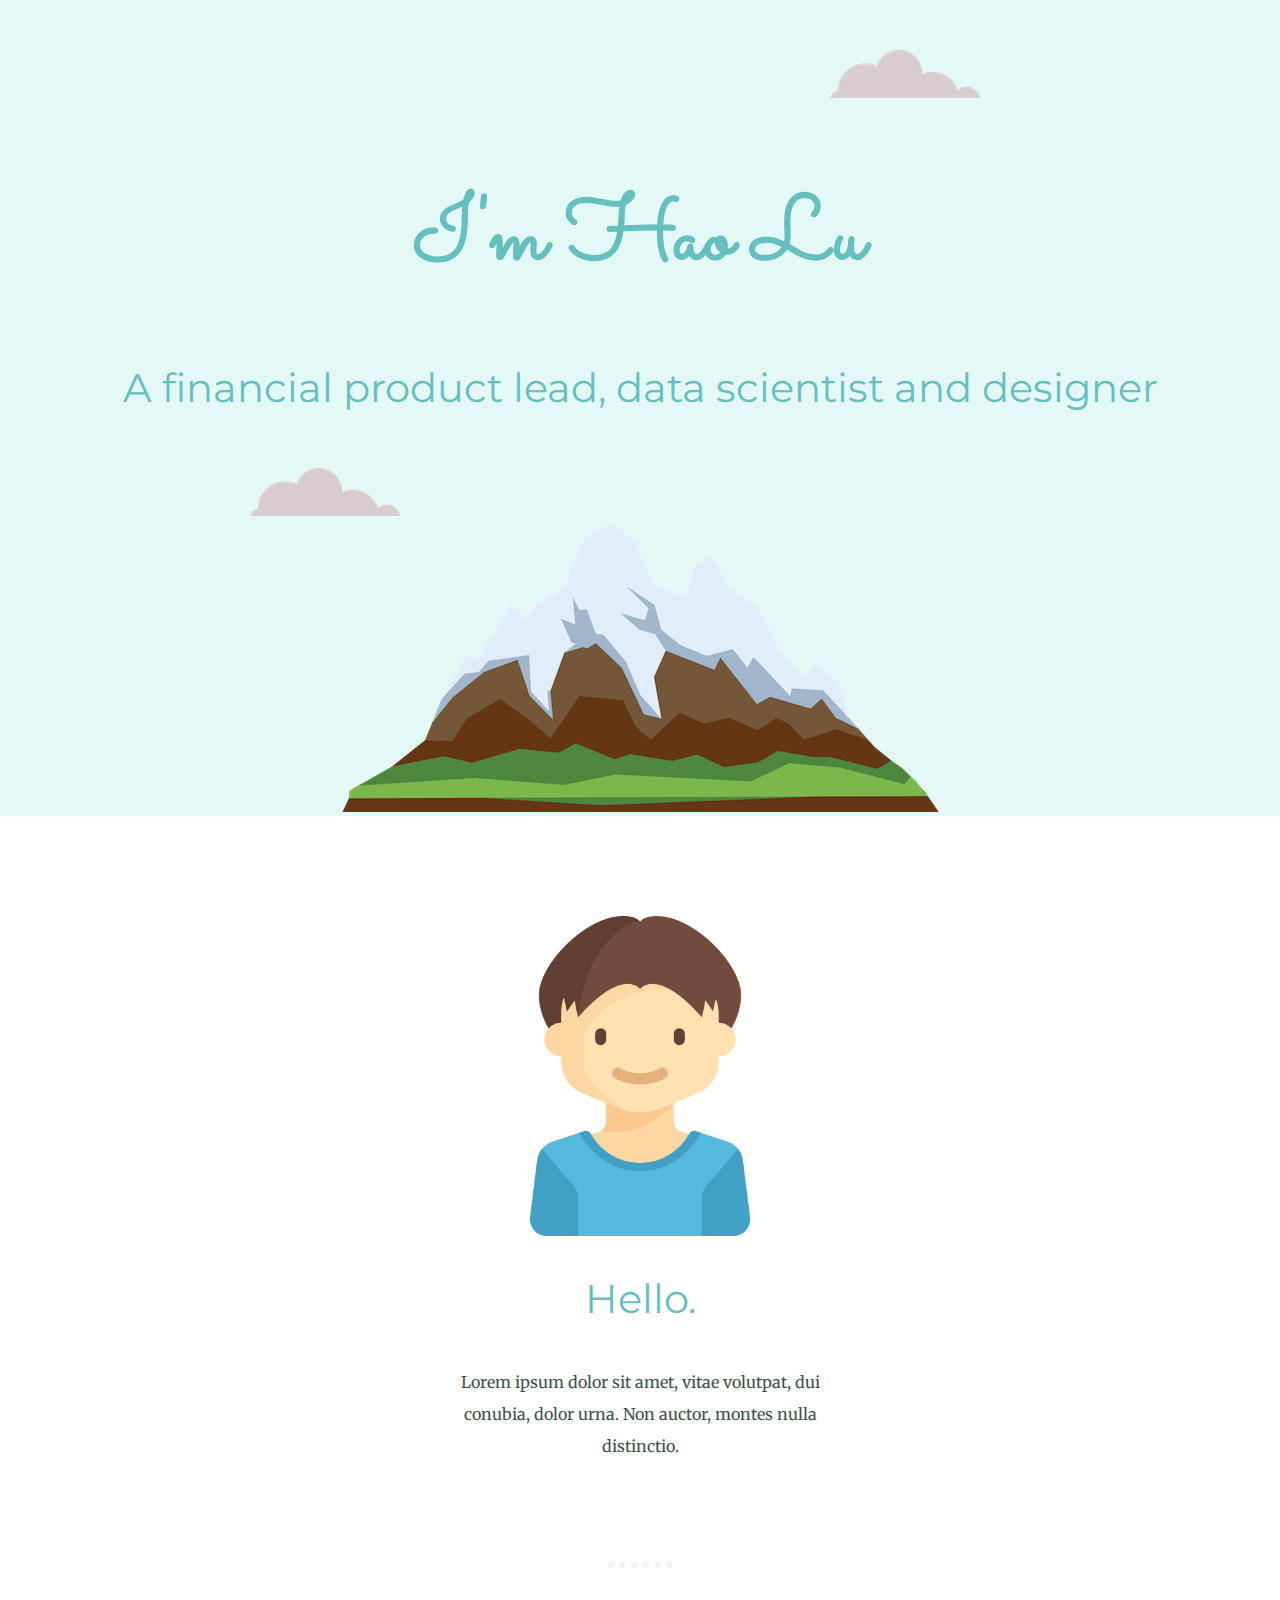
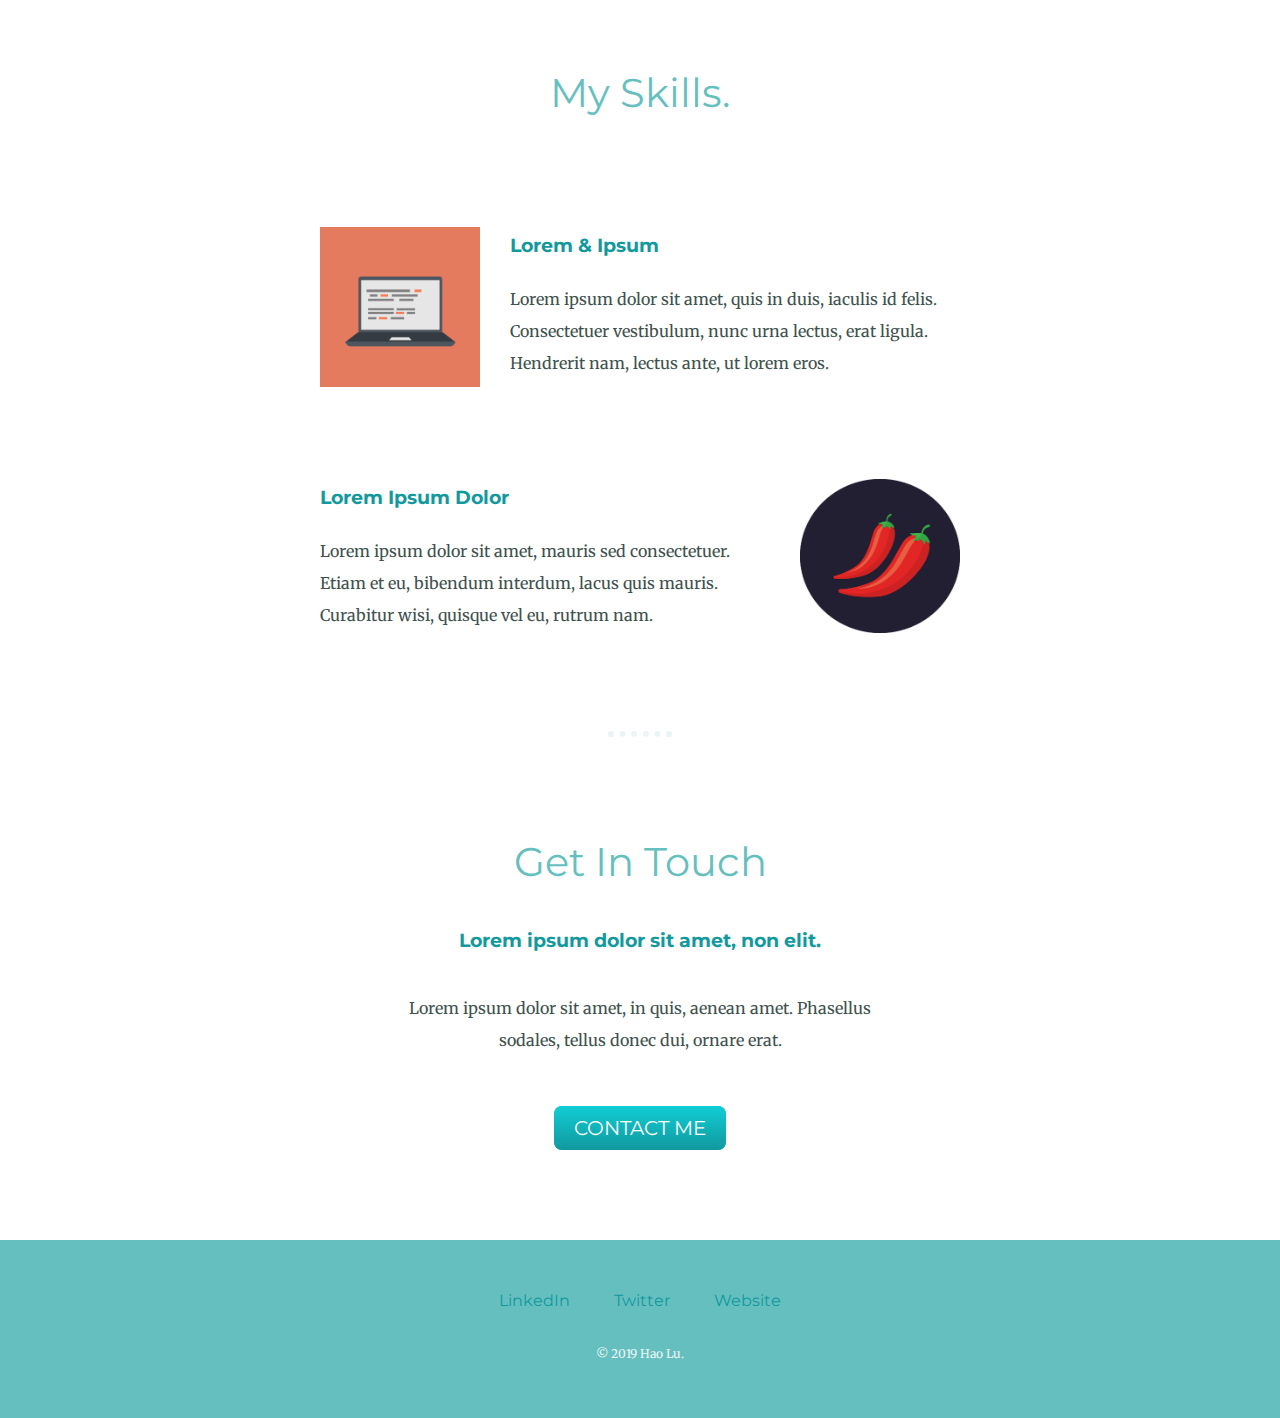
<file: index.html>
<!DOCTYPE html>
<html lang="en">
<head>
    <meta charset="UTF-8">
    <meta name="viewport" content="width=device-width, initial-scale=1.0">
    <meta http-equiv="X-UA-Compatible" content="ie=edge">
    <title>Hao Lu - a web designer</title>
    <link rel="stylesheet" type="text/css" href="css/styles.css">
    <link rel="icon" href="favicon.ico">
    <link href="https://fonts.googleapis.com/css?family=Merriweather|Montserrat|Sacramento" rel="stylesheet">

</head>
<body>
    <div class="top-container">
        <img class="top-cloud" src="images/cloud.png" alt="cloud-image">
        <h1>I'm Hao Lu</h1>
        <h2>A financial product lead, data scientist and designer</h2> 
        <img class="bottom-cloud"src="images/cloud.png" alt="cloud-image">
        <img src="images/mountain.png" alt="mountain-image">
    </div>
    <div class="middle-container">
        <div class="profile">
            <img class="profile-img" src="images/boy.png" alt="profile">
            <h2>Hello.</h2>
            <p class="intro">Lorem ipsum dolor sit amet, vitae volutpat, dui conubia, dolor urna. Non auctor, montes nulla distinctio.</p>
        </div>
        <hr>
        <div class="skills">
            <h2>My Skills.</h2>
            <div class="skill-row">
                <img class="code-img" src="images/computer.png" alt="">
                <h3>Lorem & Ipsum</h3>
                <p>Lorem ipsum dolor sit amet, quis in duis, iaculis id felis. Consectetuer vestibulum, nunc urna lectus, erat ligula. Hendrerit nam, lectus ante, ut lorem eros.</p>
            </div>
            <div class="skill-row">
                <img class="chilli-img" src="images/chillies.png" alt="">
                <h3>Lorem Ipsum Dolor</h3>
                <p>Lorem ipsum dolor sit amet, mauris sed consectetuer. Etiam et eu, bibendum interdum, lacus quis mauris. Curabitur wisi, quisque vel eu, rutrum nam.</p>
            </div>
        </div>
        <hr>
        <div class="contact-me">
            <h2>Get In Touch</h2>
            <h3>Lorem ipsum dolor sit amet, non elit.</h3>
            <p class="contact-message">Lorem ipsum dolor sit amet, in quis, aenean amet. Phasellus sodales, tellus donec dui, ornare erat.</p>
            <a class="butn" href="mailto:name@email.com">CONTACT ME</a>
        </div>
    </div>
        
        
    <div class="bottom-container">
        <a class="footer-link" href="https://www.linkedin.com/">LinkedIn</a>
        <a class="footer-link" href="https://twitter.com/">Twitter</a>
        <a class="footer-link" href="https://www.appbrewery.co/">Website</a>
        <p class="copyright">© 2019 Hao Lu.</p>
    </div>

    
</body>
</html>
</file>
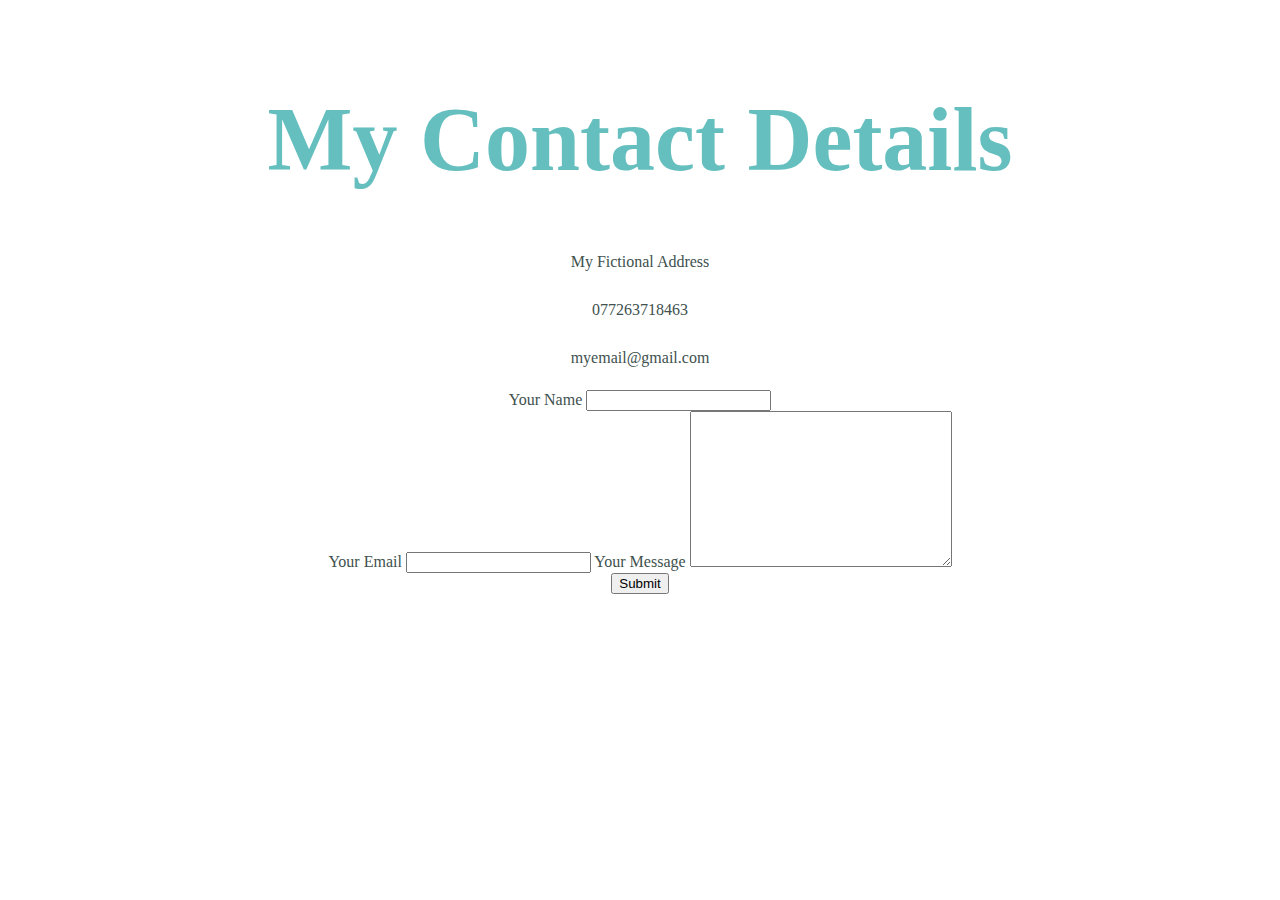
<file: contact-me.html>
<!DOCTYPE html>
<html lang="en">
<head>
    <meta charset="UTF-8">
    <meta name="viewport" content="width=device-width, initial-scale=1.0">
    <meta http-equiv="X-UA-Compatible" content="ie=edge">
    <title>Contact Me</title>
    <link rel="stylesheet" href="css/styles.css">
</head>
<body>
    <h1>My Contact Details</h1>
    <p>My Fictional Address</p>
    <p>077263718463</p>
    <p>myemail@gmail.com</p>
    <form enctype="text/plain" action="mailto:luhao09@gmail.com" method="post">
        <label for="">Your Name</label>
        <input type="text" name="yourName"><br>
        <label for="">Your Email</label>
        <input type="email" name="yourEmail" id="">
        <label for="">Your Message</label>
        <textarea name="yourMessage" id="" cols="30" rows="10"></textarea><br>
        <input type="submit">
    </form>

    
</body>
</html>
</file>
<file: css/styles.css>
body {
    color:#40514E;
    margin:0;
    text-align:center;
    font-family:'Merriweather', serif;
}

h1 {
    color: #66BFBF;
    margin:50px auto 0 auto;
    font-family: 'Sacramento', cursive;
    font-size: 5.625rem;
    line-height: 2;
}

h2 {

    color: #66BFBF;
    font-family: 'Montserrat', sans-serif;
    font-size: 2.5rem;
    font-weight:normal;
    padding-bottom: 10px;

}


h3 {

    color:#11999E;
    font-family: 'Montserrat', sans-serif;
}

p{

    line-height: 2;
}

hr {
    border: dotted #EAF6F6 6px;
    border-bottom: none;
    height: 0px;
    width:4%;
    margin: 100px auto;
    
}

.top-container {
    background-color:#E4F9F5;
    position:relative;
    padding-top: 100px;

}

.middle-container {

    margin:100px 0;

    
}

.bottom-container {

    background-color: #66BFBF;
    padding: 50px 0 20px;

}

.bottom-cloud {

    position:absolute;
    left:250px;
    bottom:300px;
}

.top-cloud {

    position:absolute;
    right:300px;
    top:50px;

}

.skill-row {

    width:50%;
    margin:100px auto;
    text-align: left;
    line-height: 2;
}

.code-img {
    width: 25%;
    float:left;
    margin-right: 30px;
}

.chilli-img {
    width: 25%;  
    float:right; 
    margin-left: 30px;
}

.profile-img {
    width: 25%;  
}

.intro {
    width: 30%;
    margin: auto;
}

.contact-message {
    width: 40%;
    margin: 40px auto 60px;
}

.butn {
    background: #11cdd4;
    background-image: -webkit-linear-gradient(top, #11cdd4, #11999e);
    background-image: -moz-linear-gradient(top, #11cdd4, #11999e);
    background-image: -ms-linear-gradient(top, #11cdd4, #11999e);
    background-image: -o-linear-gradient(top, #11cdd4, #11999e);
    background-image: linear-gradient(to bottom, #11cdd4, #11999e);
    -webkit-border-radius: 8;
    -moz-border-radius: 8;
    border-radius: 8px;
    font-family:'Montserrat', sans-serif;
    color: #ffffff;
    font-size: 20px;
    padding: 10px 20px 10px 20px;
    text-decoration: none;
  }
  
  .butn:hover {
    background: #30e3cb;
    background-image: -webkit-linear-gradient(top, #30e3cb, #2bc4ad);
    background-image: -moz-linear-gradient(top, #30e3cb, #2bc4ad);
    background-image: -ms-linear-gradient(top, #30e3cb, #2bc4ad);
    background-image: -o-linear-gradient(top, #30e3cb, #2bc4ad);
    background-image: linear-gradient(to bottom, #30e3cb, #2bc4ad);
    text-decoration: none;
  }

  a{

    color:#11999E;
    font-family: 'Montserrat', sans-serif;
    margin: 10px 20px;
    text-decoration: none;

  }

  a:hover {
    color: #EAF6F6;
  }

  .copyright {

    color: #EAF6F6;
    font-size: 0.75rem;
    padding: 20px 0;

  }
</file>
